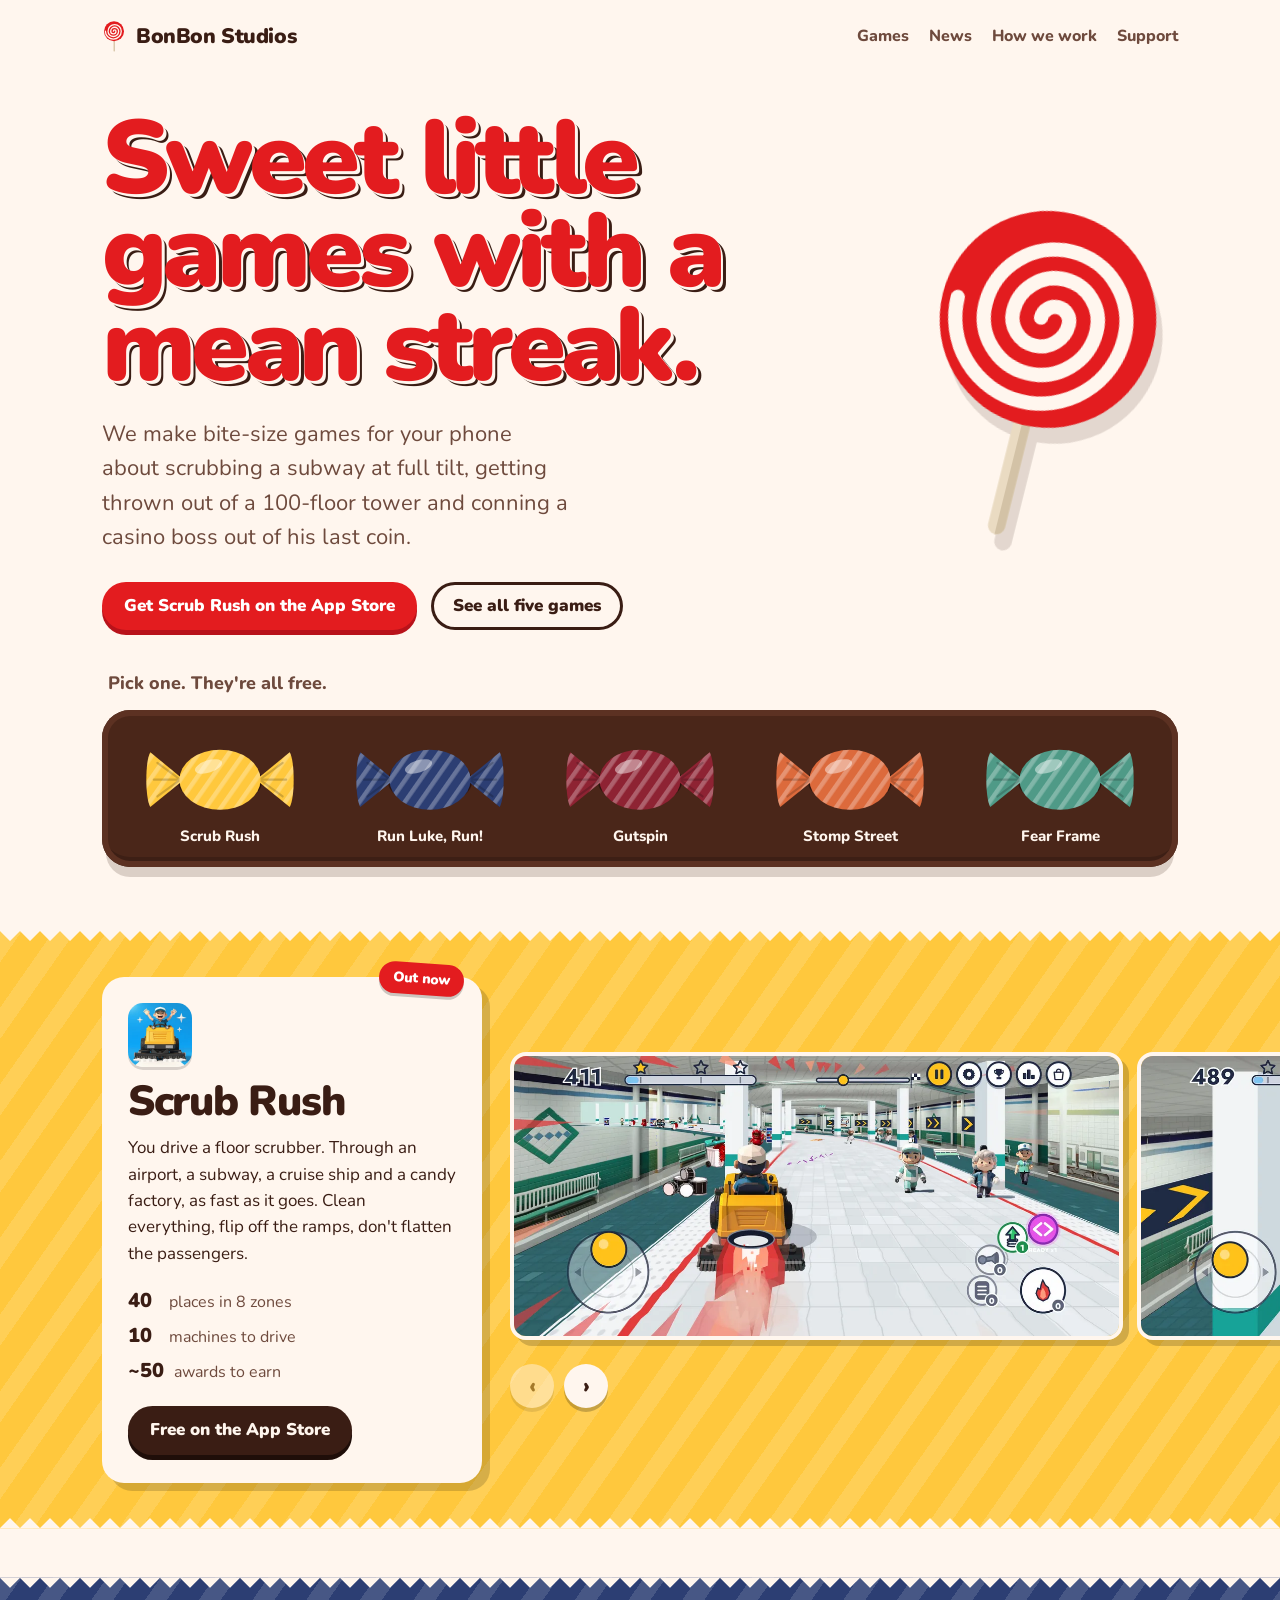
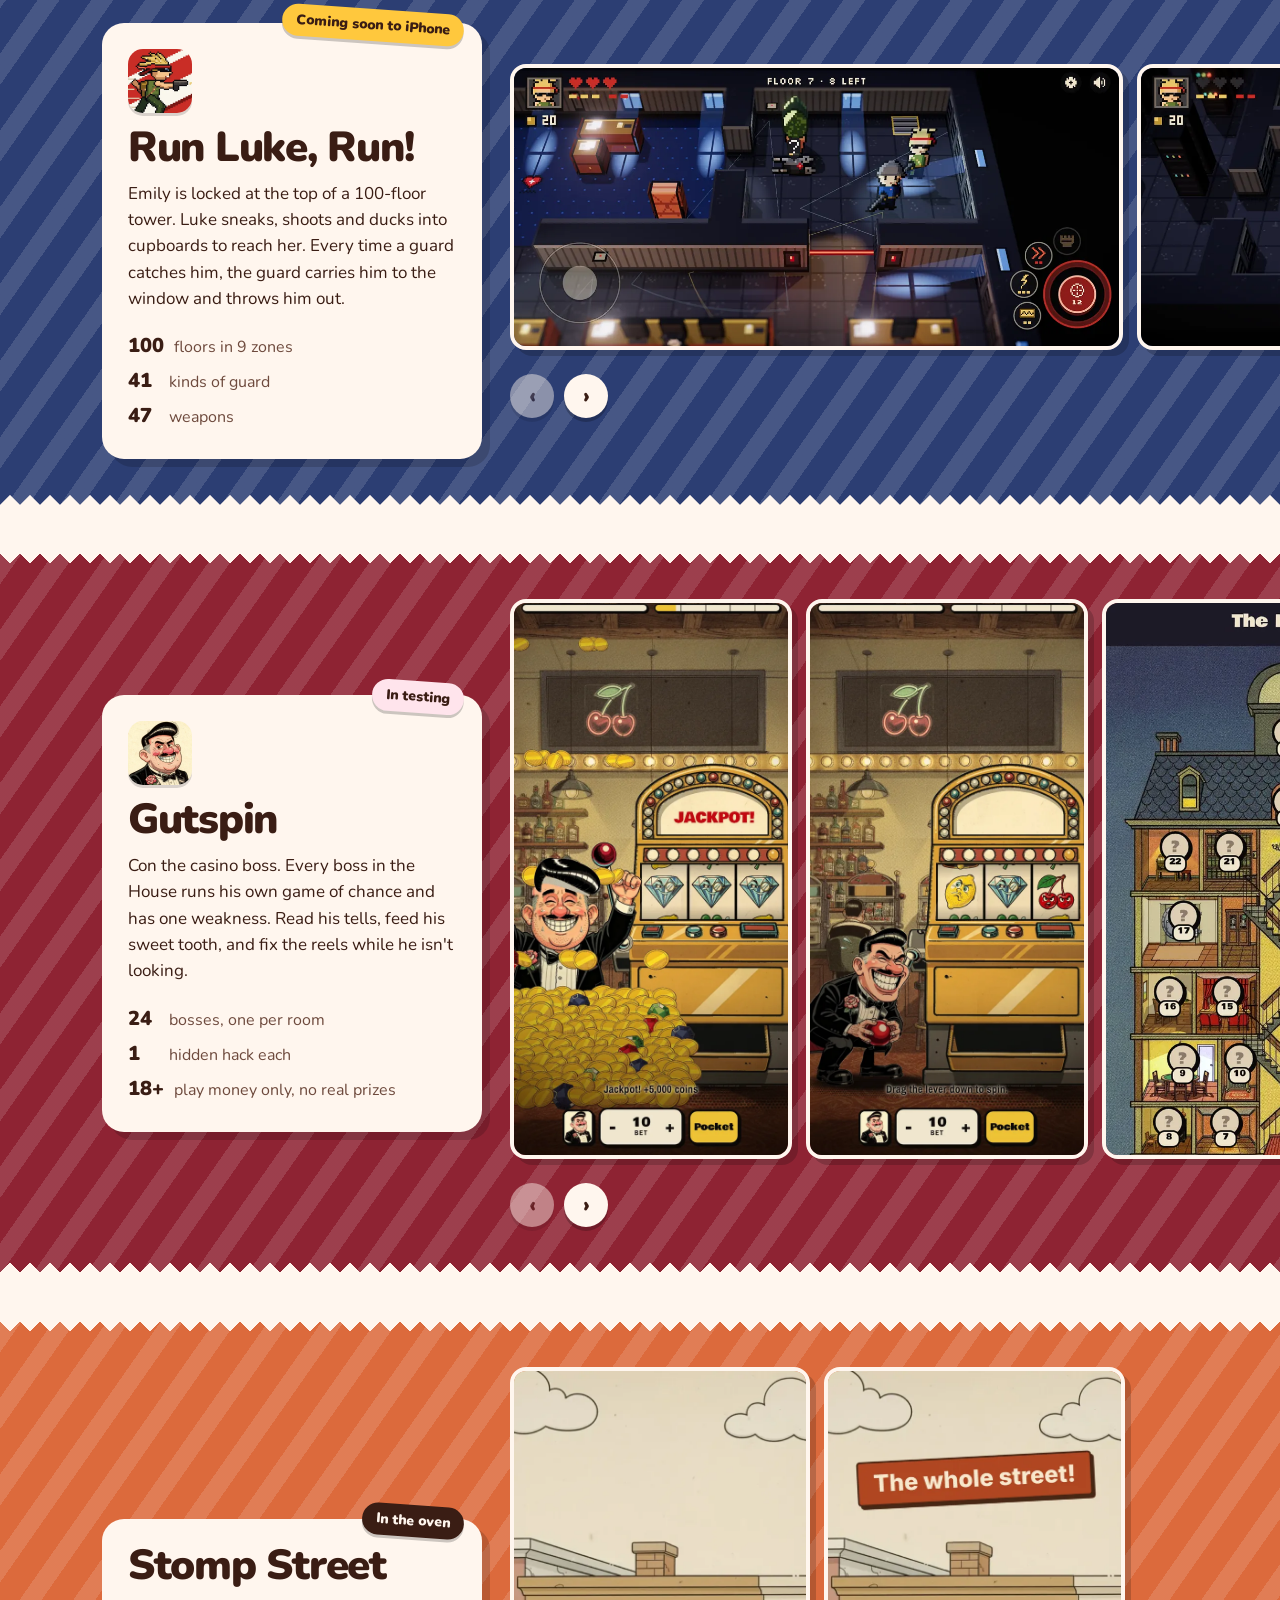
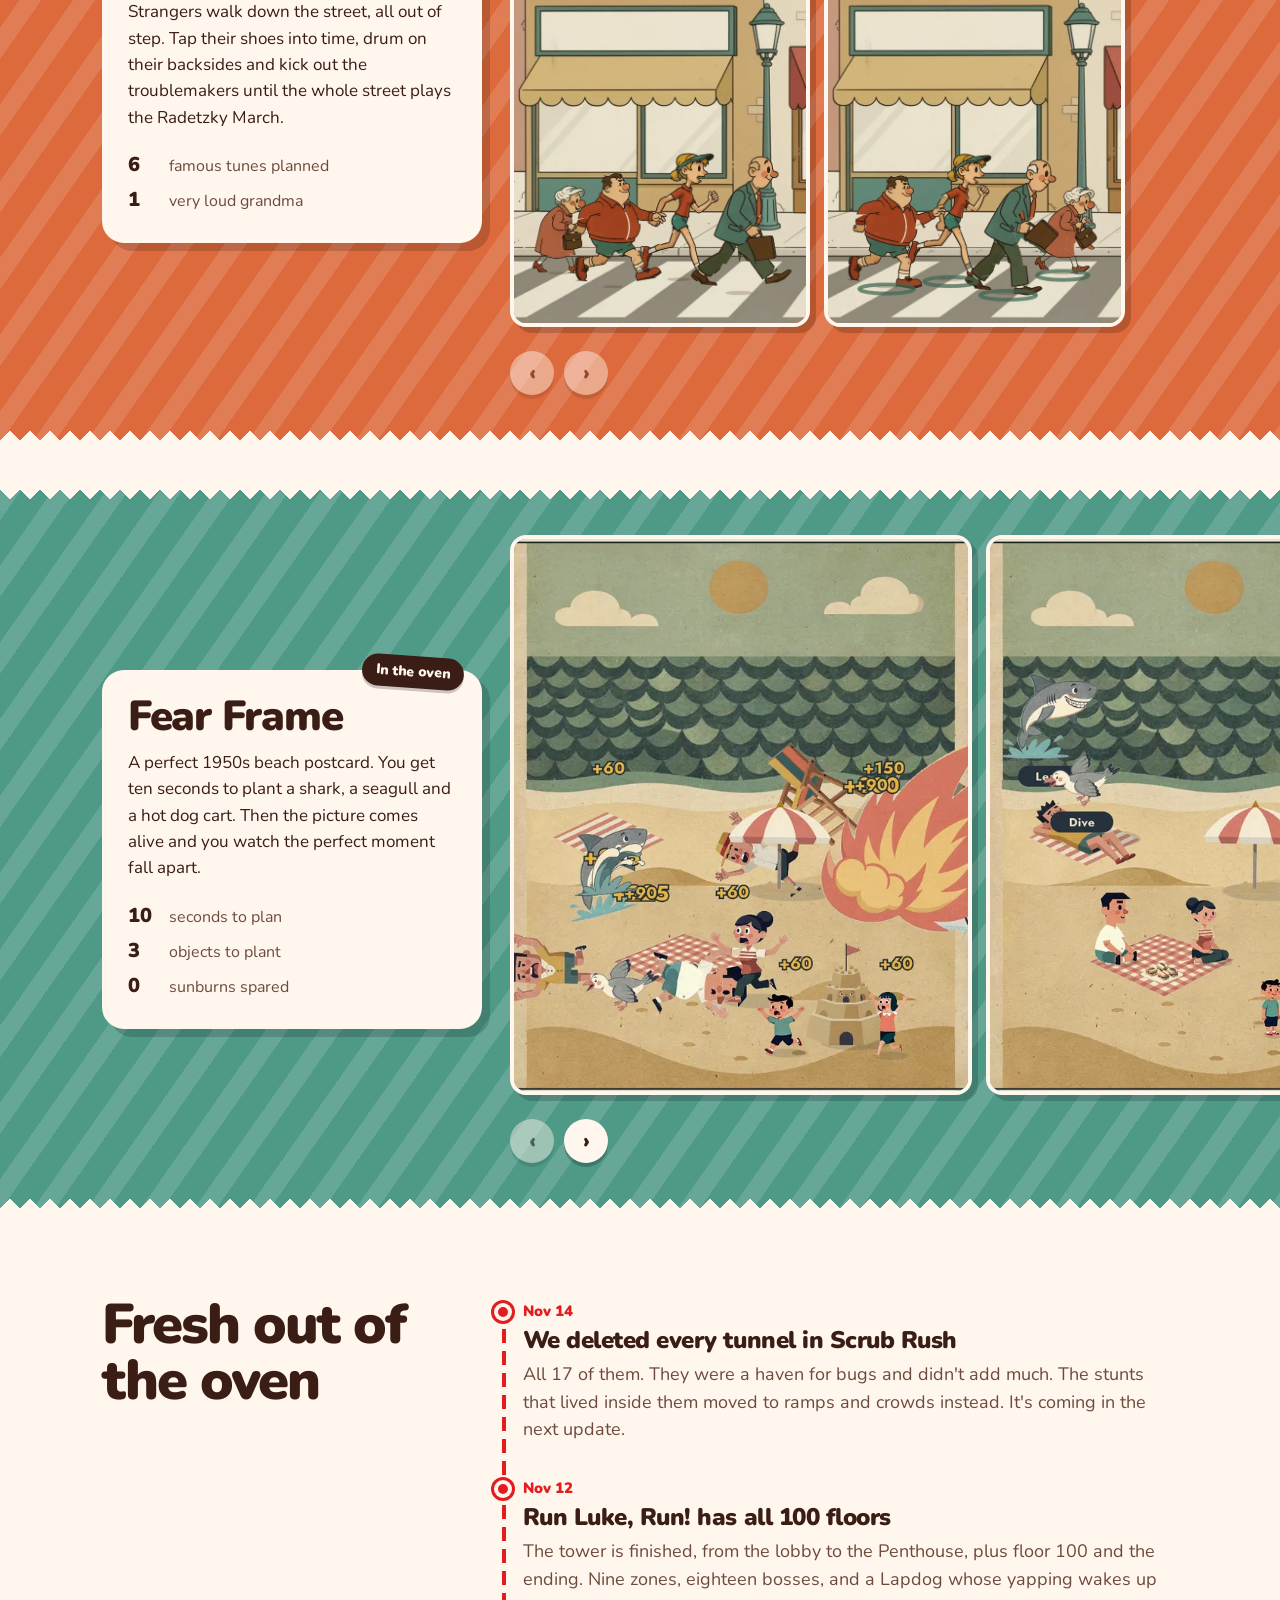
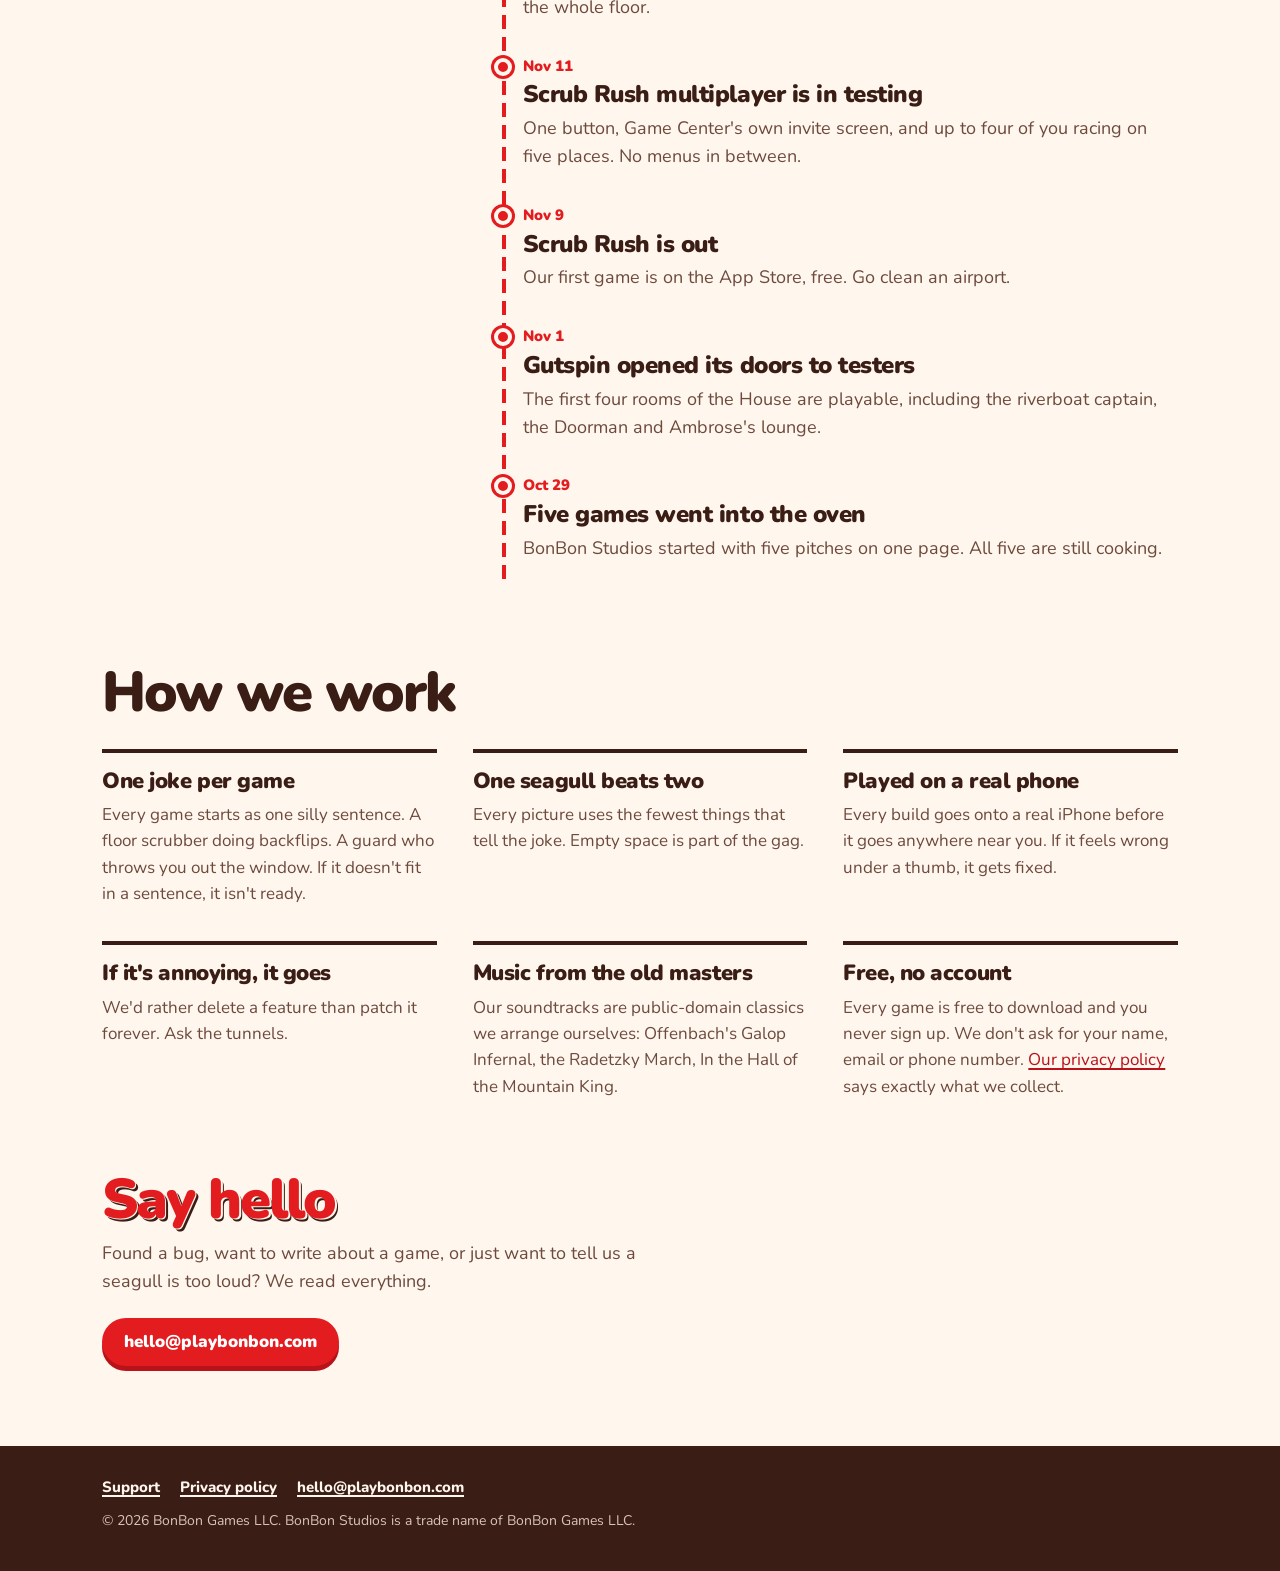
<file: index.html>
<!doctype html>
<html lang="en">
<head>
  <meta charset="utf-8">
  <meta name="viewport" content="width=device-width, initial-scale=1">
  <title>BonBon Studios · Sweet little games with a mean streak</title>
  <meta name="description" content="BonBon Studios makes bite-size mobile games: scrub a subway at full speed, climb a 100-floor tower, con a casino boss. Scrub Rush is out now on the App Store.">
  <meta name="theme-color" content="#E31C1F">
  <meta property="og:title" content="BonBon Studios">
  <meta property="og:description" content="Sweet little games with a mean streak. Scrub Rush is out now on the App Store.">
  <meta property="og:image" content="https://playbonbon.com/img/og.jpg">
  <meta property="og:url" content="https://playbonbon.com/">
  <meta name="twitter:card" content="summary_large_image">
  <link rel="icon" href="/favicon.svg" type="image/svg+xml">
  <link rel="preload" href="/fonts/nunito-latin-900-normal.woff2" as="font" type="font/woff2" crossorigin>
  <link rel="stylesheet" href="/style.css">
  <script>document.documentElement.classList.add("js")</script>
</head>
<body class="home">

<svg width="0" height="0" style="position:absolute" aria-hidden="true">
  <defs>
    <pattern id="foil" width="14" height="14" patternUnits="userSpaceOnUse" patternTransform="rotate(35)">
      <rect width="5" height="14" fill="#fff" opacity=".28"/>
    </pattern>
    <symbol id="candy" viewBox="0 0 170 90">
      <g class="ear ear-l"><path d="M44 45 6 14c-6 10-6 52 0 62Z" fill="currentColor"/><path d="M44 45 6 14c-6 10-6 52 0 62Z" fill="url(#foil)"/><path d="M40 45 14 26M40 45 10 45M40 45 14 64" stroke="#000" stroke-opacity=".18" stroke-width="2.5" fill="none" stroke-linecap="round"/></g>
      <g class="ear ear-r"><path d="M126 45l38-31c6 10 6 52 0 62Z" fill="currentColor"/><path d="M126 45l38-31c6 10 6 52 0 62Z" fill="url(#foil)"/><path d="M130 45l26-19M130 45h30M130 45l26 19" stroke="#000" stroke-opacity=".18" stroke-width="2.5" fill="none" stroke-linecap="round"/></g>
      <ellipse cx="85" cy="45" rx="46" ry="34" fill="currentColor"/>
      <ellipse cx="85" cy="45" rx="46" ry="34" fill="url(#foil)"/>
      <ellipse cx="72" cy="30" rx="16" ry="7" fill="#fff" opacity=".45" transform="rotate(-18 72 30)"/>
    </symbol>
  </defs>
</svg>

<a class="skip" href="#games">Skip to the games</a>

<header class="site wrap">
  <a class="logo" href="/"><img src="/img/lollipop.svg" alt="" width="24" height="32">BonBon Studios</a>
  <nav class="site" aria-label="Main">
    <a href="#games">Games</a>
    <a href="#news">News</a>
    <a href="#how">How we work</a>
    <a href="/support/">Support</a>
  </nav>
</header>

<main>
  <section class="hero wrap">
    <div class="hero-copy">
      <h1>Sweet little games with a mean streak.</h1>
      <p class="lede">We make bite-size games for your phone about scrubbing a subway at full tilt, getting thrown out of a 100-floor tower and conning a casino boss out of his last coin.</p>
      <div class="cta-row">
        <a class="btn btn-red" href="https://apps.apple.com/app/id6829341216">Get Scrub Rush on the App Store</a>
        <a class="btn btn-ghost" href="#games">See all five games</a>
      </div>
    </div>
    <button class="lolly" type="button" aria-label="Spin the lollipop">
      <img src="/img/lollipop.svg" alt="" width="240" height="320">
    </button>
  </section>

  <section class="box wrap" aria-label="Pick a game">
    <p class="box-hint">Pick one. They're all free.</p>
    <ul class="tray">
      <li><a class="bonbon" href="#scrub-rush" style="--c:#FFC83D" data-game="scrub-rush"><svg viewBox="0 0 170 90" aria-hidden="true"><use href="#candy"/></svg><span>Scrub Rush</span></a></li>
      <li><a class="bonbon" href="#run-luke-run" style="--c:#2C3E73" data-game="run-luke-run"><svg viewBox="0 0 170 90" aria-hidden="true"><use href="#candy"/></svg><span>Run Luke, Run!</span></a></li>
      <li><a class="bonbon" href="#gutspin" style="--c:#8E2333" data-game="gutspin"><svg viewBox="0 0 170 90" aria-hidden="true"><use href="#candy"/></svg><span>Gutspin</span></a></li>
      <li><a class="bonbon" href="#stomp-street" style="--c:#DC6A3C" data-game="stomp-street"><svg viewBox="0 0 170 90" aria-hidden="true"><use href="#candy"/></svg><span>Stomp Street</span></a></li>
      <li><a class="bonbon" href="#fear-frame" style="--c:#4F9A87" data-game="fear-frame"><svg viewBox="0 0 170 90" aria-hidden="true"><use href="#candy"/></svg><span>Fear Frame</span></a></li>
    </ul>
  </section>

  <section id="games" class="games" aria-label="Games">

    <article id="scrub-rush" class="wrapper" style="--c:#FFC83D;--on:#3A1D14">
      <div class="wrapper-in wrap">
        <div class="label">
          <img class="icon" src="/img/games/scrub-icon.webp" alt="" width="72" height="72">
          <p class="sticker sticker-live">Out now</p>
          <h2>Scrub Rush</h2>
          <p class="pitch">You drive a floor scrubber. Through an airport, a subway, a cruise ship and a candy factory, as fast as it goes. Clean everything, flip off the ramps, don't flatten the passengers.</p>
          <ul class="facts">
            <li><b>40</b> places in 8 zones</li>
            <li><b>10</b> machines to drive</li>
            <li><b>~50</b> awards to earn</li>
          </ul>
          <a class="btn btn-ink" href="https://apps.apple.com/app/id6829341216">Free on the App Store</a>
        </div>
        <div class="reel reel-wide" tabindex="0" role="group" aria-label="Scrub Rush screenshots">
          <img src="/img/games/scrub-2.webp" alt="A yellow scrubber boosting down a subway platform with red flames behind it" width="1200" height="554">
          <img src="/img/games/scrub-1.webp" alt="The scrubber weaving between passengers on a subway platform" width="1200" height="554" loading="lazy">
          <img src="/img/games/scrub-3.webp" alt="The scrubber sparking along a yellow-striped ramp" width="1200" height="554" loading="lazy">
          <img src="/img/games/scrub-4.webp" alt="The driver cheering under a checkered finish arch" width="1200" height="554" loading="lazy">
          <img src="/img/games/scrub-5.webp" alt="The shop, showing paint jobs for the scrubber" width="1200" height="554" loading="lazy">
          <img src="/img/games/scrub-6.webp" alt="The Scrub Rush title screen with a big Play button" width="1200" height="554" loading="lazy">
        </div>
      </div>
    </article>

    <article id="run-luke-run" class="wrapper" style="--c:#2C3E73;--on:#FFF6EE">
      <div class="wrapper-in wrap">
        <div class="label">
          <img class="icon" src="/img/games/luke-icon.webp" alt="" width="72" height="72" loading="lazy">
          <p class="sticker sticker-soon">Coming soon to iPhone</p>
          <h2>Run Luke, Run!</h2>
          <p class="pitch">Emily is locked at the top of a 100-floor tower. Luke sneaks, shoots and ducks into cupboards to reach her. Every time a guard catches him, the guard carries him to the window and throws him out.</p>
          <ul class="facts">
            <li><b>100</b> floors in 9 zones</li>
            <li><b>41</b> kinds of guard</li>
            <li><b>47</b> weapons</li>
          </ul>
        </div>
        <div class="reel reel-wide" tabindex="0" role="group" aria-label="Run Luke, Run! screenshots">
          <img src="/img/games/luke-1.webp" alt="Luke sneaking past a guard's flashlight on a dark office floor" width="1200" height="552" loading="lazy">
          <img src="/img/games/luke-2.webp" alt="A guard carrying a knocked-out Luke toward the window" width="1200" height="552" loading="lazy">
          <img src="/img/games/luke-3.webp" alt="Luke drifting down past the tower on a striped parachute" width="1200" height="552" loading="lazy">
          <img src="/img/games/luke-4.webp" alt="The village piazza with market stalls and bunting" width="1200" height="552" loading="lazy">
          <img src="/img/games/luke-5.webp" alt="Luke facing the Gravedigger among the headstones on floor 88" width="1200" height="552" loading="lazy">
          <img src="/img/games/luke-6.webp" alt="Emily asking Luke if he's hurt, under the tower at night" width="1200" height="552" loading="lazy">
        </div>
      </div>
    </article>

    <article id="gutspin" class="wrapper" style="--c:#8E2333;--on:#FFF6EE">
      <div class="wrapper-in wrap">
        <div class="label">
          <img class="icon" src="/img/games/gut-icon.webp" alt="" width="72" height="72" loading="lazy">
          <p class="sticker sticker-test">In testing</p>
          <h2>Gutspin</h2>
          <p class="pitch">Con the casino boss. Every boss in the House runs his own game of chance and has one weakness. Read his tells, feed his sweet tooth, and fix the reels while he isn't looking.</p>
          <ul class="facts">
            <li><b>24</b> bosses, one per room</li>
            <li><b>1</b> hidden hack each</li>
            <li><b>18+</b> play money only, no real prizes</li>
          </ul>
        </div>
        <div class="reel reel-tall" tabindex="0" role="group" aria-label="Gutspin screenshots">
          <img src="/img/games/gut-1.webp" alt="Ambrose, a grinning casino boss in a tuxedo, buried in jackpot coins" width="600" height="1208" loading="lazy">
          <img src="/img/games/gut-2.webp" alt="Ambrose crouching by the slot machine, ready to pull the lever" width="600" height="1208" loading="lazy">
          <img src="/img/games/gut-3.webp" alt="The House: a mansion cut open, with a numbered circle on every room" width="600" height="914" loading="lazy">
        </div>
      </div>
    </article>

    <article id="stomp-street" class="wrapper" style="--c:#DC6A3C;--on:#3A1D14">
      <div class="wrapper-in wrap">
        <div class="label">
          <p class="sticker sticker-oven">In the oven</p>
          <h2>Stomp Street</h2>
          <p class="pitch">Strangers walk down the street, all out of step. Tap their shoes into time, drum on their backsides and kick out the troublemakers until the whole street plays the Radetzky March.</p>
          <ul class="facts">
            <li><b>6</b> famous tunes planned</li>
            <li><b>1</b> very loud grandma</li>
          </ul>
        </div>
        <div class="reel reel-tall" tabindex="0" role="group" aria-label="Stomp Street screenshots">
          <img src="/img/games/stomp-1.webp" alt="Four walkers marching in step past a shop front, with the banner 'The whole street!'" width="600" height="1132" loading="lazy">
          <img src="/img/games/stomp-2.webp" alt="A grandma, a jogger, a big man in a red jacket and a businessman walking out of step" width="600" height="1132" loading="lazy">
        </div>
      </div>
    </article>

    <article id="fear-frame" class="wrapper" style="--c:#4F9A87;--on:#3A1D14">
      <div class="wrapper-in wrap">
        <div class="label">
          <p class="sticker sticker-oven">In the oven</p>
          <h2>Fear Frame</h2>
          <p class="pitch">A perfect 1950s beach postcard. You get ten seconds to plant a shark, a seagull and a hot dog cart. Then the picture comes alive and you watch the perfect moment fall apart.</p>
          <ul class="facts">
            <li><b>10</b> seconds to plan</li>
            <li><b>3</b> objects to plant</li>
            <li><b>0</b> sunburns spared</li>
          </ul>
        </div>
        <div class="reel reel-tall" tabindex="0" role="group" aria-label="Fear Frame screenshots">
          <img src="/img/games/fear-2.webp" alt="Chaos on the beach: a shark leaps, a hot dog cart explodes, a family runs" width="600" height="773" loading="lazy">
          <img src="/img/games/fear-1.webp" alt="The calm beach postcard before anything happens" width="600" height="773" loading="lazy">
          <img src="/img/games/fear-3.webp" alt="The score card: 98% devastation, three stars" width="600" height="1194" loading="lazy">
        </div>
      </div>
    </article>
  </section>

  <section id="news" class="news wrap" aria-labelledby="news-h">
    <h2 id="news-h" class="sec">Fresh out of the oven</h2>
    <div class="news-body">
    <ol class="timeline">
      <li>
        <time datetime="2026-11-14">Nov 14</time>
        <h3>We deleted every tunnel in Scrub Rush</h3>
        <p>All 17 of them. They were a haven for bugs and didn't add much. The stunts that lived inside them moved to ramps and crowds instead. It's coming in the next update.</p>
      </li>
      <li>
        <time datetime="2026-11-12">Nov 12</time>
        <h3>Run Luke, Run! has all 100 floors</h3>
        <p>The tower is finished, from the lobby to the Penthouse, plus floor 100 and the ending. Nine zones, eighteen bosses, and a Lapdog whose yapping wakes up the whole floor.</p>
      </li>
      <li>
        <time datetime="2026-11-11">Nov 11</time>
        <h3>Scrub Rush multiplayer is in testing</h3>
        <p>One button, Game Center's own invite screen, and up to four of you racing on five places. No menus in between.</p>
      </li>
      <li>
        <time datetime="2026-11-09">Nov 9</time>
        <h3>Scrub Rush is out</h3>
        <p>Our first game is on the App Store, free. Go clean an airport.</p>
      </li>
      <li>
        <time datetime="2026-11-01">Nov 1</time>
        <h3>Gutspin opened its doors to testers</h3>
        <p>The first four rooms of the House are playable, including the riverboat captain, the Doorman and Ambrose's lounge.</p>
      </li>
      <li>
        <time datetime="2026-10-29">Oct 29</time>
        <h3>Five games went into the oven</h3>
        <p>BonBon Studios started with five pitches on one page. All five are still cooking.</p>
      </li>
    </ol>
    </div>
  </section>

  <section id="how" class="how wrap" aria-labelledby="how-h">
    <h2 id="how-h" class="sec">How we work</h2>
    <div class="rules">
      <div class="rule">
        <h3>One joke per game</h3>
        <p>Every game starts as one silly sentence. A floor scrubber doing backflips. A guard who throws you out the window. If it doesn't fit in a sentence, it isn't ready.</p>
      </div>
      <div class="rule">
        <h3>One seagull beats two</h3>
        <p>Every picture uses the fewest things that tell the joke. Empty space is part of the gag.</p>
      </div>
      <div class="rule">
        <h3>Played on a real phone</h3>
        <p>Every build goes onto a real iPhone before it goes anywhere near you. If it feels wrong under a thumb, it gets fixed.</p>
      </div>
      <div class="rule">
        <h3>If it's annoying, it goes</h3>
        <p>We'd rather delete a feature than patch it forever. Ask the tunnels.</p>
      </div>
      <div class="rule">
        <h3>Music from the old masters</h3>
        <p>Our soundtracks are public-domain classics we arrange ourselves: Offenbach's Galop Infernal, the Radetzky March, In the Hall of the Mountain King.</p>
      </div>
      <div class="rule">
        <h3>Free, no account</h3>
        <p>Every game is free to download and you never sign up. We don't ask for your name, email or phone number. <a href="/privacy/">Our privacy policy</a> says exactly what we collect.</p>
      </div>
    </div>
  </section>

  <section class="hello wrap" aria-labelledby="hello-h">
    <h2 id="hello-h">Say hello</h2>
    <p>Found a bug, want to write about a game, or just want to tell us a seagull is too loud? We read everything.</p>
    <a class="btn btn-red" href="mailto:hello@playbonbon.com">hello@playbonbon.com</a>
  </section>
</main>

<footer class="site">
  <div class="wrap">
    <div class="links"><a href="/support/">Support</a><a href="/privacy/">Privacy policy</a><a href="mailto:hello@playbonbon.com">hello@playbonbon.com</a></div>
    <div>© 2026 BonBon Games LLC. BonBon Studios is a trade name of BonBon Games LLC.</div>
  </div>
</footer>

<script src="/site.js" defer></script>
</body>
</html>
</file>
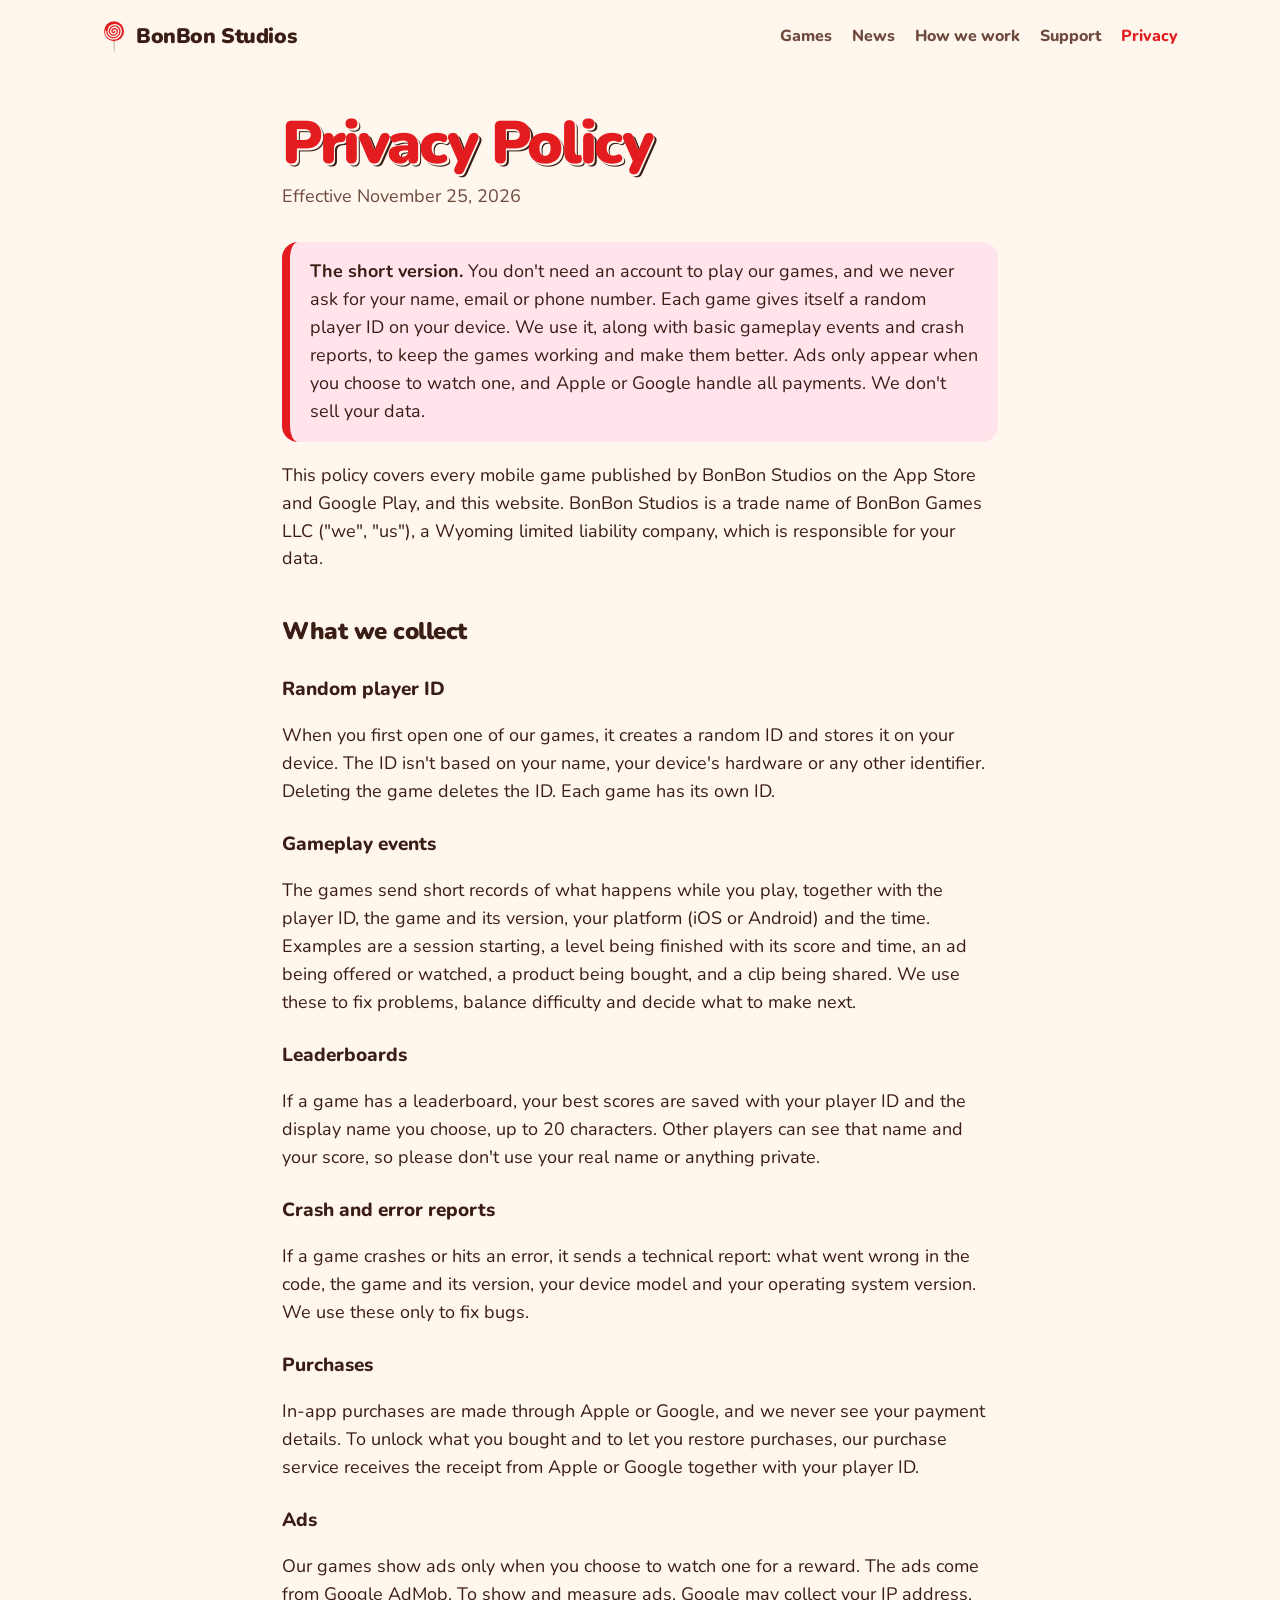
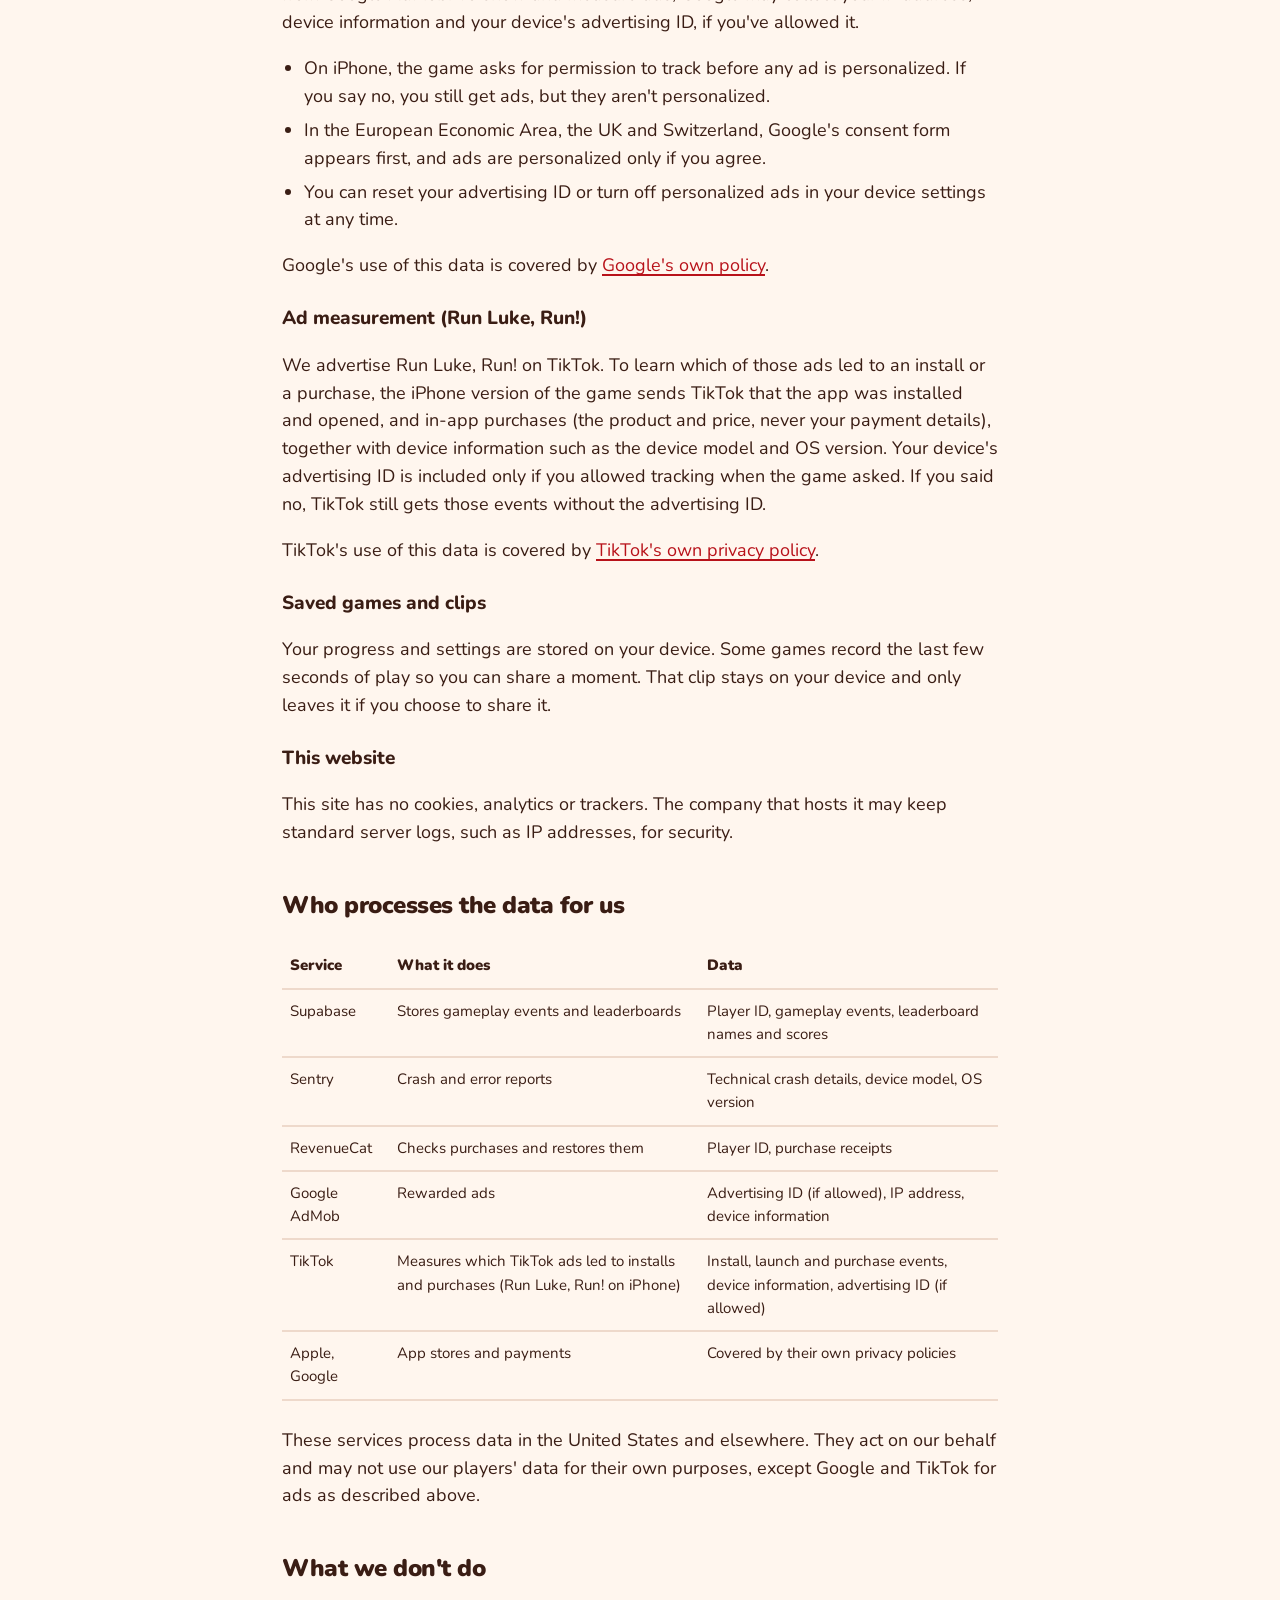
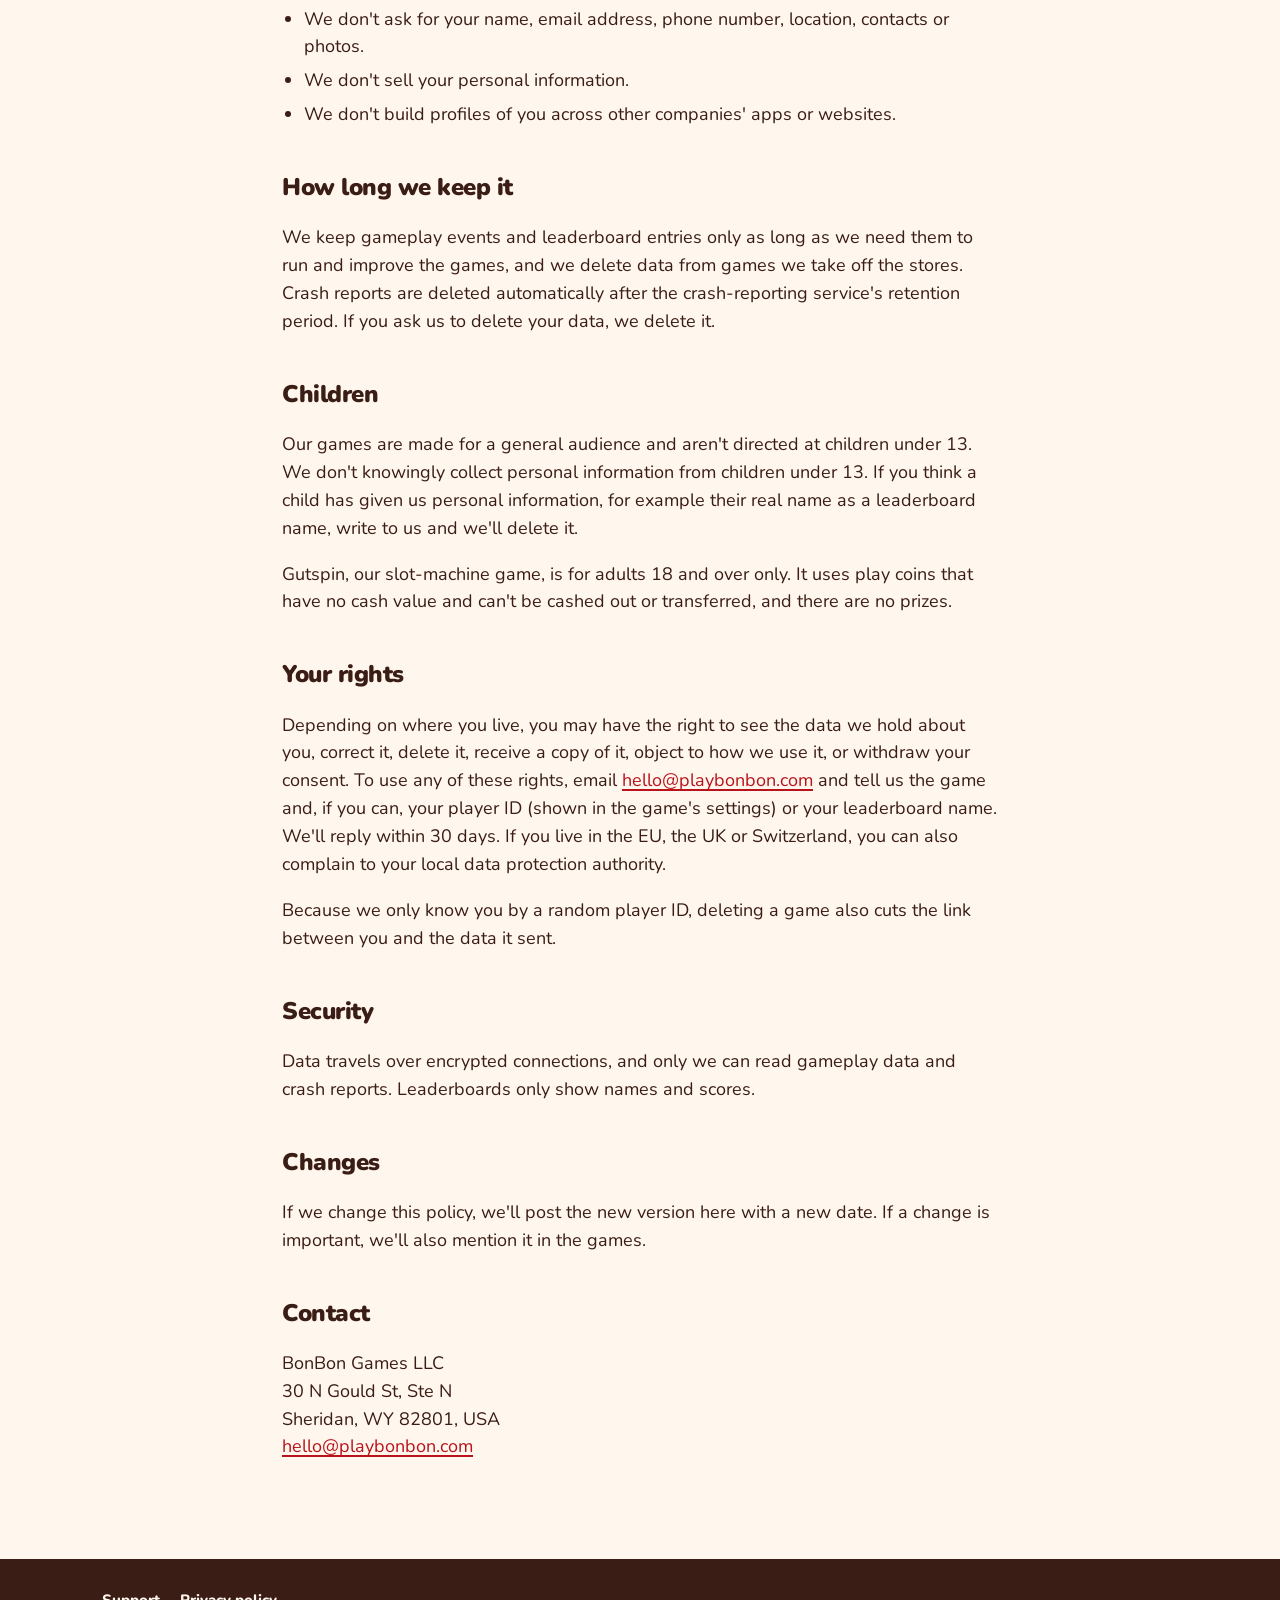
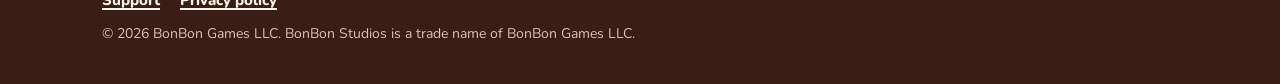
<file: privacy/index.html>
<!doctype html>
<html lang="en">
<head>
  <meta charset="utf-8">
  <meta name="viewport" content="width=device-width, initial-scale=1">
  <title>Privacy Policy · BonBon Studios</title>
  <meta name="description" content="How BonBon Studios games handle your data.">
  <link rel="icon" href="/favicon.svg" type="image/svg+xml">
  <link rel="stylesheet" href="/style.css">
</head>
<body>
  <header class="site wrap">
      <a class="logo" href="/"><img src="/img/lollipop.svg" alt="" width="24" height="32">BonBon Studios</a>
      <nav class="site" aria-label="Main">
        <a href="/#games">Games</a>
        <a href="/#news">News</a>
        <a href="/#how">How we work</a>
        <a href="/support/">Support</a>
        <a href="/privacy/" aria-current="page">Privacy</a>
      </nav>
    </header>

    <main class="doc">
      <h1>Privacy Policy</h1>
      <p class="meta">Effective November 25, 2026</p>

      <div class="callout">
        <strong>The short version.</strong> You don't need an account to play our games, and we never ask for your name, email or phone number. Each game gives itself a random player ID on your device. We use it, along with basic gameplay events and crash reports, to keep the games working and make them better. Ads only appear when you choose to watch one, and Apple or Google handle all payments. We don't sell your data.
      </div>

      <p>This policy covers every mobile game published by BonBon Studios on the App Store and Google Play, and this website. BonBon Studios is a trade name of BonBon Games LLC ("we", "us"), a Wyoming limited liability company, which is responsible for your data.</p>

      <h2>What we collect</h2>

      <h3>Random player ID</h3>
      <p>When you first open one of our games, it creates a random ID and stores it on your device. The ID isn't based on your name, your device's hardware or any other identifier. Deleting the game deletes the ID. Each game has its own ID.</p>

      <h3>Gameplay events</h3>
      <p>The games send short records of what happens while you play, together with the player ID, the game and its version, your platform (iOS or Android) and the time. Examples are a session starting, a level being finished with its score and time, an ad being offered or watched, a product being bought, and a clip being shared. We use these to fix problems, balance difficulty and decide what to make next.</p>

      <h3>Leaderboards</h3>
      <p>If a game has a leaderboard, your best scores are saved with your player ID and the display name you choose, up to 20 characters. Other players can see that name and your score, so please don't use your real name or anything private.</p>

      <h3>Crash and error reports</h3>
      <p>If a game crashes or hits an error, it sends a technical report: what went wrong in the code, the game and its version, your device model and your operating system version. We use these only to fix bugs.</p>

      <h3>Purchases</h3>
      <p>In-app purchases are made through Apple or Google, and we never see your payment details. To unlock what you bought and to let you restore purchases, our purchase service receives the receipt from Apple or Google together with your player ID.</p>

      <h3>Ads</h3>
      <p>Our games show ads only when you choose to watch one for a reward. The ads come from Google AdMob. To show and measure ads, Google may collect your IP address, device information and your device's advertising ID, if you've allowed it.</p>
      <ul>
        <li>On iPhone, the game asks for permission to track before any ad is personalized. If you say no, you still get ads, but they aren't personalized.</li>
        <li>In the European Economic Area, the UK and Switzerland, Google's consent form appears first, and ads are personalized only if you agree.</li>
        <li>You can reset your advertising ID or turn off personalized ads in your device settings at any time.</li>
      </ul>
      <p>Google's use of this data is covered by <a href="https://policies.google.com/technologies/partner-sites">Google's own policy</a>.</p>

      <h3>Ad measurement (Run Luke, Run!)</h3>
      <p>We advertise Run Luke, Run! on TikTok. To learn which of those ads led to an install or a purchase, the iPhone version of the game sends TikTok that the app was installed and opened, and in-app purchases (the product and price, never your payment details), together with device information such as the device model and OS version. Your device's advertising ID is included only if you allowed tracking when the game asked. If you said no, TikTok still gets those events without the advertising ID.</p>
      <p>TikTok's use of this data is covered by <a href="https://www.tiktok.com/legal/page/global/privacy-policy/en">TikTok's own privacy policy</a>.</p>

      <h3>Saved games and clips</h3>
      <p>Your progress and settings are stored on your device. Some games record the last few seconds of play so you can share a moment. That clip stays on your device and only leaves it if you choose to share it.</p>

      <h3>This website</h3>
      <p>This site has no cookies, analytics or trackers. The company that hosts it may keep standard server logs, such as IP addresses, for security.</p>

      <h2>Who processes the data for us</h2>
      <div class="table-scroll">
        <table>
          <thead><tr><th>Service</th><th>What it does</th><th>Data</th></tr></thead>
          <tbody>
            <tr><td>Supabase</td><td>Stores gameplay events and leaderboards</td><td>Player ID, gameplay events, leaderboard names and scores</td></tr>
            <tr><td>Sentry</td><td>Crash and error reports</td><td>Technical crash details, device model, OS version</td></tr>
            <tr><td>RevenueCat</td><td>Checks purchases and restores them</td><td>Player ID, purchase receipts</td></tr>
            <tr><td>Google AdMob</td><td>Rewarded ads</td><td>Advertising ID (if allowed), IP address, device information</td></tr>
            <tr><td>TikTok</td><td>Measures which TikTok ads led to installs and purchases (Run Luke, Run! on iPhone)</td><td>Install, launch and purchase events, device information, advertising ID (if allowed)</td></tr>
            <tr><td>Apple, Google</td><td>App stores and payments</td><td>Covered by their own privacy policies</td></tr>
          </tbody>
        </table>
      </div>
      <p>These services process data in the United States and elsewhere. They act on our behalf and may not use our players' data for their own purposes, except Google and TikTok for ads as described above.</p>

      <h2>What we don't do</h2>
      <ul>
        <li>We don't ask for your name, email address, phone number, location, contacts or photos.</li>
        <li>We don't sell your personal information.</li>
        <li>We don't build profiles of you across other companies' apps or websites.</li>
      </ul>

      <h2>How long we keep it</h2>
      <p>We keep gameplay events and leaderboard entries only as long as we need them to run and improve the games, and we delete data from games we take off the stores. Crash reports are deleted automatically after the crash-reporting service's retention period. If you ask us to delete your data, we delete it.</p>

      <h2>Children</h2>
      <p>Our games are made for a general audience and aren't directed at children under 13. We don't knowingly collect personal information from children under 13. If you think a child has given us personal information, for example their real name as a leaderboard name, write to us and we'll delete it.</p>
      <p>Gutspin, our slot-machine game, is for adults 18 and over only. It uses play coins that have no cash value and can't be cashed out or transferred, and there are no prizes.</p>

      <h2>Your rights</h2>
      <p>Depending on where you live, you may have the right to see the data we hold about you, correct it, delete it, receive a copy of it, object to how we use it, or withdraw your consent. To use any of these rights, email <a href="mailto:hello@playbonbon.com">hello@playbonbon.com</a> and tell us the game and, if you can, your player ID (shown in the game's settings) or your leaderboard name. We'll reply within 30 days. If you live in the EU, the UK or Switzerland, you can also complain to your local data protection authority.</p>
      <p>Because we only know you by a random player ID, deleting a game also cuts the link between you and the data it sent.</p>

      <h2>Security</h2>
      <p>Data travels over encrypted connections, and only we can read gameplay data and crash reports. Leaderboards only show names and scores.</p>

      <h2>Changes</h2>
      <p>If we change this policy, we'll post the new version here with a new date. If a change is important, we'll also mention it in the games.</p>

      <h2>Contact</h2>
      <p>BonBon Games LLC<br>30 N Gould St, Ste N<br>Sheridan, WY 82801, USA<br><a href="mailto:hello@playbonbon.com">hello@playbonbon.com</a></p>
    </main>

  <footer class="site">
    <div class="wrap">
      <div class="links"><a href="/support/">Support</a><a href="/privacy/">Privacy policy</a></div>
      <div>© 2026 BonBon Games LLC. BonBon Studios is a trade name of BonBon Games LLC.</div>
    </div>
  </footer>
</body>
</html>
</file>
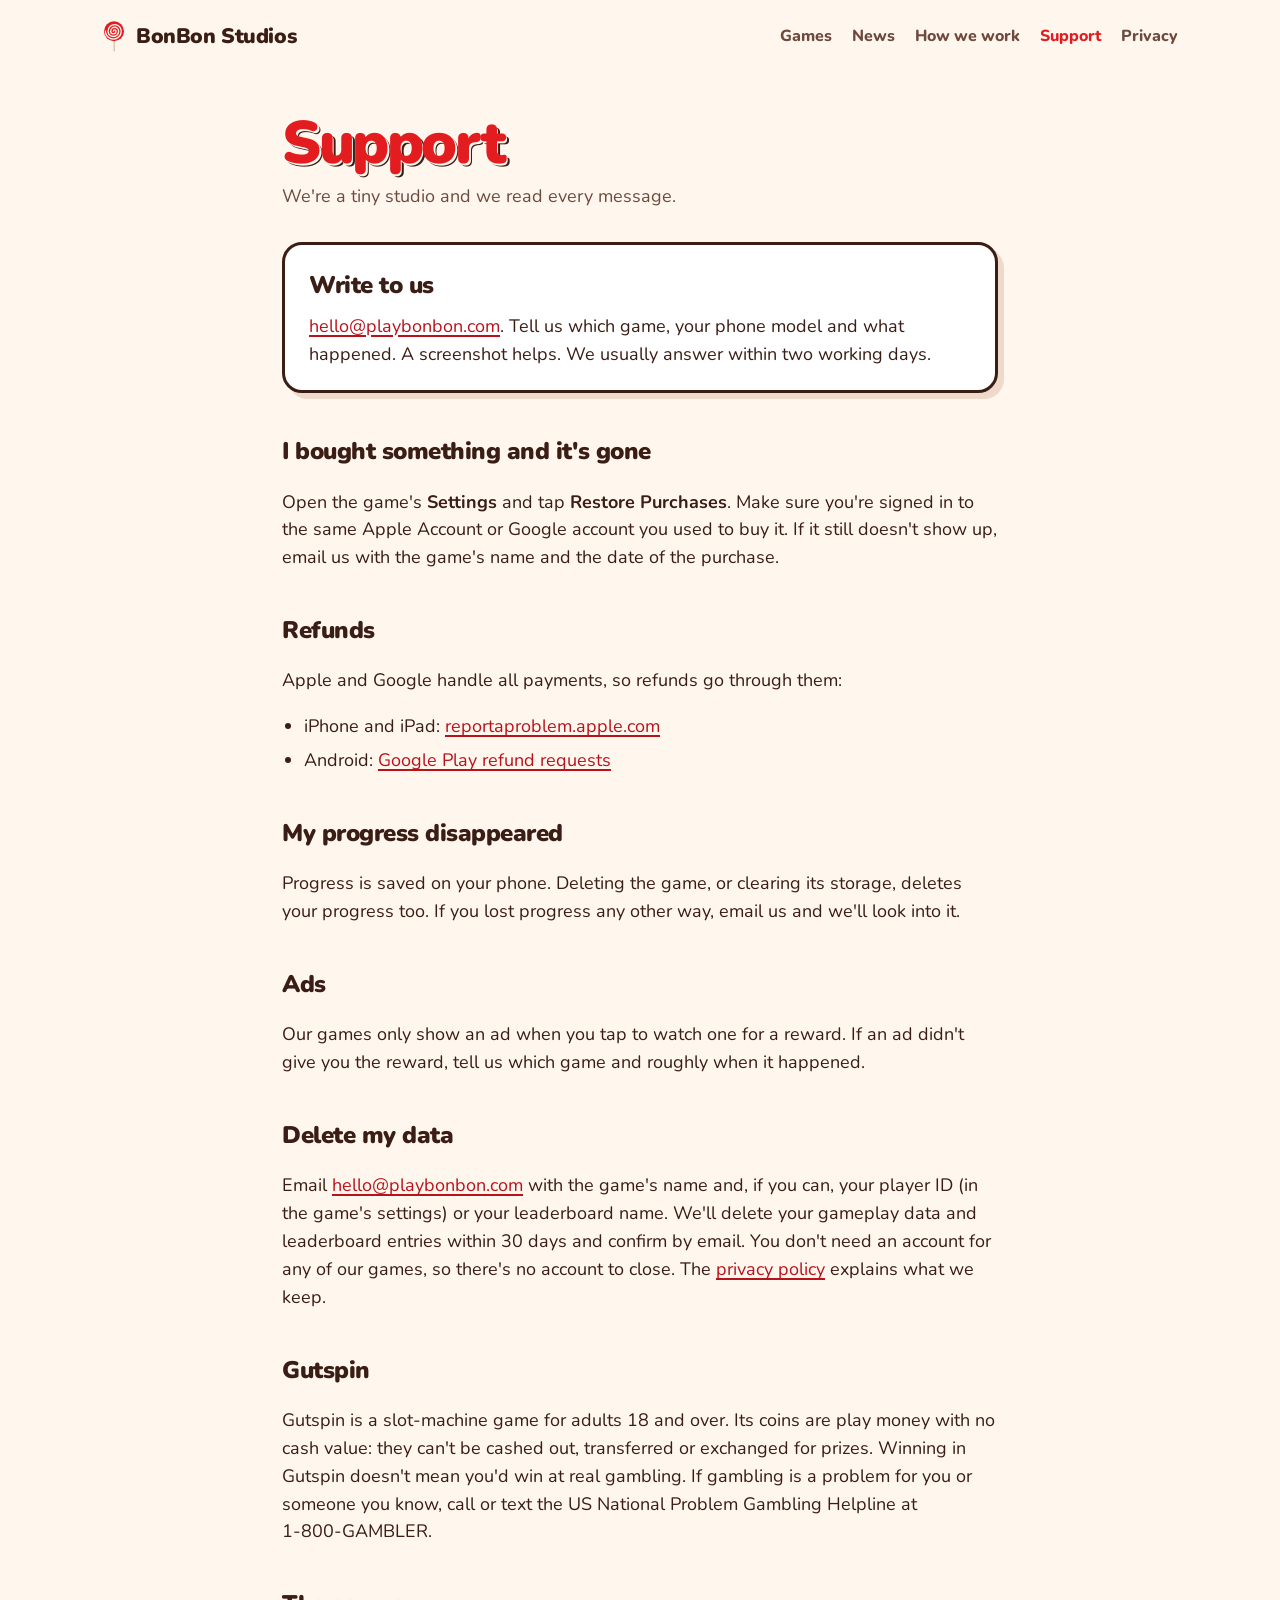
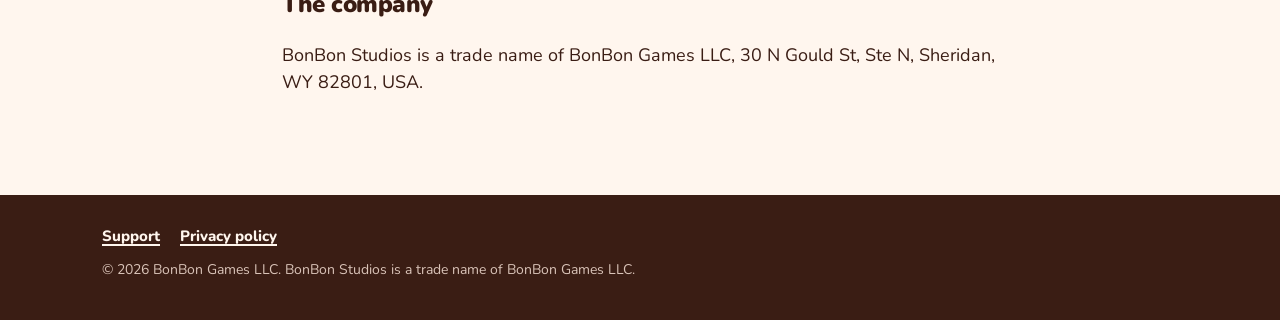
<file: support/index.html>
<!doctype html>
<html lang="en">
<head>
  <meta charset="utf-8">
  <meta name="viewport" content="width=device-width, initial-scale=1">
  <title>Support · BonBon Studios</title>
  <meta name="description" content="Help with BonBon Studios games: contact, restoring purchases, refunds and data requests.">
  <link rel="icon" href="/favicon.svg" type="image/svg+xml">
  <link rel="stylesheet" href="/style.css">
</head>
<body>
  <header class="site wrap">
      <a class="logo" href="/"><img src="/img/lollipop.svg" alt="" width="24" height="32">BonBon Studios</a>
      <nav class="site" aria-label="Main">
        <a href="/#games">Games</a>
        <a href="/#news">News</a>
        <a href="/#how">How we work</a>
        <a href="/support/" aria-current="page">Support</a>
        <a href="/privacy/">Privacy</a>
      </nav>
    </header>

    <main class="doc">
      <h1>Support</h1>
      <p class="meta">We're a tiny studio and we read every message.</p>

      <div class="card">
        <h2>Write to us</h2>
        <p><a href="mailto:hello@playbonbon.com">hello@playbonbon.com</a>. Tell us which game, your phone model and what happened. A screenshot helps. We usually answer within two working days.</p>
      </div>

      <h2>I bought something and it's gone</h2>
      <p>Open the game's <strong>Settings</strong> and tap <strong>Restore Purchases</strong>. Make sure you're signed in to the same Apple Account or Google account you used to buy it. If it still doesn't show up, email us with the game's name and the date of the purchase.</p>

      <h2>Refunds</h2>
      <p>Apple and Google handle all payments, so refunds go through them:</p>
      <ul>
        <li>iPhone and iPad: <a href="https://reportaproblem.apple.com">reportaproblem.apple.com</a></li>
        <li>Android: <a href="https://support.google.com/googleplay/answer/2479637">Google Play refund requests</a></li>
      </ul>

      <h2>My progress disappeared</h2>
      <p>Progress is saved on your phone. Deleting the game, or clearing its storage, deletes your progress too. If you lost progress any other way, email us and we'll look into it.</p>

      <h2>Ads</h2>
      <p>Our games only show an ad when you tap to watch one for a reward. If an ad didn't give you the reward, tell us which game and roughly when it happened.</p>

      <h2>Delete my data</h2>
      <p>Email <a href="mailto:hello@playbonbon.com">hello@playbonbon.com</a> with the game's name and, if you can, your player ID (in the game's settings) or your leaderboard name. We'll delete your gameplay data and leaderboard entries within 30 days and confirm by email. You don't need an account for any of our games, so there's no account to close. The <a href="/privacy/">privacy policy</a> explains what we keep.</p>

      <h2>Gutspin</h2>
      <p>Gutspin is a slot-machine game for adults 18 and over. Its coins are play money with no cash value: they can't be cashed out, transferred or exchanged for prizes. Winning in Gutspin doesn't mean you'd win at real gambling. If gambling is a problem for you or someone you know, call or text the US National Problem Gambling Helpline at <span class="nowrap">1-800-GAMBLER</span>.</p>

      <h2>The company</h2>
      <p>BonBon Studios is a trade name of BonBon Games LLC, 30 N Gould St, Ste N, Sheridan, WY 82801, USA.</p>
    </main>

  <footer class="site">
    <div class="wrap">
      <div class="links"><a href="/support/">Support</a><a href="/privacy/">Privacy policy</a></div>
      <div>© 2026 BonBon Games LLC. BonBon Studios is a trade name of BonBon Games LLC.</div>
    </div>
  </footer>
</body>
</html>
</file>
<file: style.css>
/* BonBon Studios. A box of bonbons: studio red, studio paper, chocolate ink. Nunito only (self-hosted, no trackers). */

@font-face { font-family: "Nunito"; font-weight: 400; font-style: normal; font-display: swap; src: url("/fonts/nunito-latin-400-normal.woff2") format("woff2"); }
@font-face { font-family: "Nunito"; font-weight: 700; font-style: normal; font-display: swap; src: url("/fonts/nunito-latin-700-normal.woff2") format("woff2"); }
@font-face { font-family: "Nunito"; font-weight: 800; font-style: normal; font-display: swap; src: url("/fonts/nunito-latin-800-normal.woff2") format("woff2"); }
@font-face { font-family: "Nunito"; font-weight: 900; font-style: normal; font-display: swap; src: url("/fonts/nunito-latin-900-normal.woff2") format("woff2"); }

:root {
  --red: #E31C1F;
  --red-deep: #B8121A;
  --paper: #FFF6EE;
  --sugar: #FFE4EC;
  --choc: #3A1D14;
  --choc-soft: #6E4A3D;
  --cocoa: #4A2619;
  --line: #EED9CB;
  --font: "Nunito", ui-rounded, "SF Pro Rounded", system-ui, -apple-system, "Segoe UI", sans-serif;
  color-scheme: light;
}

* { box-sizing: border-box; }
html { -webkit-text-size-adjust: 100%; scroll-behavior: smooth; }
@media (prefers-reduced-motion: reduce) { html { scroll-behavior: auto; } }

body {
  margin: 0;
  background: var(--paper);
  color: var(--choc);
  font-family: var(--font);
  font-size: 18px;
  line-height: 1.55;
}

a { color: var(--red-deep); text-underline-offset: 3px; text-decoration-thickness: 2px; }
a:hover { color: var(--red); }
:focus-visible { outline: 3px solid var(--red); outline-offset: 3px; border-radius: 6px; }
img { max-width: 100%; height: auto; }

.wrap { width: 100%; max-width: 1120px; margin: 0 auto; padding: 0 22px; }

.skip { position: absolute; left: -999px; top: 8px; background: var(--choc); color: var(--paper); padding: 8px 14px; border-radius: 10px; z-index: 10; }
.skip:focus { left: 12px; }

/* ---------- header ---------- */
header.site { display: flex; align-items: center; justify-content: space-between; gap: 16px; padding-top: 20px; padding-bottom: 20px; flex-wrap: wrap; }
.logo { display: inline-flex; align-items: center; gap: 10px; font-weight: 900; font-size: 21px; letter-spacing: -0.02em; color: var(--choc); text-decoration: none; }
.logo img { width: 24px; height: 32px; transition: transform .5s cubic-bezier(.3, 1.6, .5, 1); }
.logo:hover { color: var(--choc); }
.logo:hover img { transform: rotate(-20deg); }
nav.site { display: flex; gap: 6px 20px; flex-wrap: wrap; font-weight: 800; font-size: 16px; }
nav.site a { color: var(--choc-soft); text-decoration: none; }
nav.site a:hover, nav.site a[aria-current="page"] { color: var(--red); }

/* ---------- buttons ---------- */
.btn { display: inline-block; font-weight: 900; font-size: 17px; text-decoration: none; padding: 14px 22px; border-radius: 999px; line-height: 1.2; transition: transform .15s ease, box-shadow .15s ease; }
.btn:active { transform: translateY(2px); }
.btn-red { background: var(--red); color: #fff; box-shadow: 0 5px 0 var(--red-deep); }
.btn-red:hover { color: #fff; transform: translateY(-2px); box-shadow: 0 7px 0 var(--red-deep); }
.btn-ghost { color: var(--choc); box-shadow: inset 0 0 0 3px var(--choc); }
.btn-ghost:hover { color: var(--choc); background: var(--sugar); }
.btn-ink { background: var(--choc); color: var(--paper); box-shadow: 0 5px 0 #1f0e09; }
.btn-ink:hover { color: var(--paper); transform: translateY(-2px); box-shadow: 0 7px 0 #1f0e09; }

/* ---------- hero ---------- */
.hero { display: grid; grid-template-columns: 1fr auto; align-items: center; gap: 24px 40px; padding-top: 40px; padding-bottom: 28px; }
.hero h1 {
  font-size: clamp(46px, 8.6vw, 104px);
  line-height: .9;
  letter-spacing: -0.045em;
  font-weight: 900;
  margin: 0 0 24px;
  color: var(--red);
  text-wrap: balance;
  /* a hard candy shell: a cream inner rim and a chocolate base */
  text-shadow: 0.025em 0.025em 0 var(--paper), 0.05em 0.05em 0 var(--choc);
}
.lede { font-size: clamp(19px, 2.1vw, 22px); color: var(--choc-soft); max-width: 36ch; margin: 0 0 28px; }
.cta-row { display: flex; flex-wrap: wrap; gap: 14px; }

.lolly { background: none; border: 0; padding: 0; cursor: pointer; width: clamp(150px, 22vw, 260px); transform: rotate(14deg); transform-origin: 50% 35%; }
.lolly img { width: 100%; display: block; filter: drop-shadow(10px 14px 0 rgba(58, 29, 20, .14)); }
.lolly.spin { animation: spin 0.9s cubic-bezier(.3, 1.3, .5, 1); }
@keyframes spin { from { transform: rotate(14deg); } to { transform: rotate(374deg); } }

/* ---------- the box ---------- */
.box { padding-top: 12px; padding-bottom: 64px; }
.box-hint { font-weight: 800; color: var(--choc-soft); margin: 0 0 12px 6px; }
.tray {
  list-style: none; margin: 0; padding: 22px 18px 16px;
  display: grid; grid-template-columns: repeat(5, 1fr); gap: 10px;
  background: var(--cocoa);
  border-radius: 28px;
  box-shadow: inset 0 0 0 6px #5c3122, inset 0 -10px 0 rgba(0, 0, 0, .18), 0 14px 0 -4px rgba(58, 29, 20, .18);
}
.bonbon { display: grid; justify-items: center; gap: 8px; text-decoration: none; color: var(--paper); font-weight: 800; font-size: 15px; text-align: center; line-height: 1.2; padding: 8px 4px 6px; border-radius: 18px; }
.bonbon:hover { color: #fff; }
.bonbon svg {
  width: 100%; max-width: 150px; aspect-ratio: 170 / 90; color: var(--c); overflow: visible;
  /* the fluted paper cup */
  background: radial-gradient(ellipse 46% 50% at 50% 52%, #2b130c 60%, transparent 62%);
  transition: transform .25s cubic-bezier(.3, 1.6, .5, 1);
}
.bonbon:hover svg, .bonbon:focus-visible svg { transform: translateY(-6px) rotate(-6deg); }
.bonbon .ear { transform-box: fill-box; transition: transform .35s cubic-bezier(.3, 1.6, .5, 1); }
.bonbon .ear-l { transform-origin: 100% 50%; }
.bonbon .ear-r { transform-origin: 0% 50%; }
.bonbon.open .ear-l { transform: rotate(-38deg) scaleX(1.25); }
.bonbon.open .ear-r { transform: rotate(38deg) scaleX(1.25); }

.js .tray li { animation: drop .6s cubic-bezier(.3, 1.5, .5, 1) both; }
.js .tray li:nth-child(2) { animation-delay: .08s; }
.js .tray li:nth-child(3) { animation-delay: .16s; }
.js .tray li:nth-child(4) { animation-delay: .24s; }
.js .tray li:nth-child(5) { animation-delay: .32s; }
@keyframes drop { from { transform: translateY(-70px) rotate(-12deg); opacity: 0; } 60% { opacity: 1; } to { transform: none; opacity: 1; } }
@media (prefers-reduced-motion: reduce) {
  .js .tray li, .lolly.spin { animation: none; }
  .bonbon svg, .bonbon .ear, .logo img { transition: none; }
}

/* ---------- a game in its wrapper ---------- */
.games { display: grid; gap: 48px; padding-bottom: 80px; overflow-x: clip; }
.wrapper {
  position: relative;
  background-color: var(--c);
  background-image: repeating-linear-gradient(125deg, rgba(255, 255, 255, .13) 0 18px, transparent 18px 44px);
  color: var(--on);
  padding: 46px 0;
  scroll-margin-top: 16px;
  /* crimped foil edge, top and bottom */
  --crimp: 10px;
  -webkit-mask: conic-gradient(from -45deg at bottom, #0000, #000 1deg 89deg, #0000 90deg) 50% / calc(var(--crimp) * 2) 100%,
                conic-gradient(from 135deg at top, #0000, #000 1deg 89deg, #0000 90deg) 50% / calc(var(--crimp) * 2) 100%;
  -webkit-mask-composite: source-in;
  mask: conic-gradient(from -45deg at bottom, #0000, #000 1deg 89deg, #0000 90deg) 50% / calc(var(--crimp) * 2) 100% intersect,
        conic-gradient(from 135deg at top, #0000, #000 1deg 89deg, #0000 90deg) 50% / calc(var(--crimp) * 2) 100%;
}

.wrapper-in { display: grid; grid-template-columns: minmax(300px, 380px) 1fr; gap: 28px; align-items: center; }

.label {
  background: var(--paper);
  color: var(--choc);
  border-radius: 22px;
  padding: 26px 26px 28px;
  box-shadow: 8px 8px 0 rgba(0, 0, 0, .16);
  position: relative;
}
.label .icon { width: 64px; height: 64px; border-radius: 15px; display: block; margin-bottom: 14px; box-shadow: 0 3px 0 rgba(0, 0, 0, .15); }
.label h2 { font-size: clamp(32px, 4vw, 42px); line-height: 1; letter-spacing: -0.03em; font-weight: 900; margin: 0 0 12px; }
.pitch { margin: 0 0 18px; font-size: 17px; }

.sticker {
  position: absolute; top: -14px; right: 18px; margin: 0;
  font-weight: 900; font-size: 14px; line-height: 1;
  padding: 9px 14px; border-radius: 999px;
  transform: rotate(4deg);
  box-shadow: 0 3px 0 rgba(0, 0, 0, .2);
}
.sticker-live { background: var(--red); color: #fff; }
.sticker-soon { background: #FFC83D; color: var(--choc); }
.sticker-test { background: #FFE4EC; color: var(--choc); }
.sticker-oven { background: var(--choc); color: var(--paper); }

.facts { list-style: none; margin: 0 0 20px; padding: 0; display: grid; gap: 4px; font-size: 16px; color: var(--choc-soft); }
.facts b { display: inline-block; min-width: 2.6ch; color: var(--choc); font-weight: 900; font-size: 20px; margin-right: 6px; font-variant-numeric: tabular-nums; }
.facts:last-child { margin-bottom: 0; }

/* screenshots ride on the foil, in a strip you can swipe */
.reel {
  display: flex; gap: 14px; overflow-x: auto; scroll-snap-type: x mandatory;
  padding: 6px 22px 14px 4px; margin: -6px calc(-1 * max(22px, (100vw - 1120px) / 2 + 22px)) 0 -4px;
  scroll-padding-left: 4px;
  scrollbar-width: thin; scrollbar-color: rgba(0, 0, 0, .3) transparent;
  overscroll-behavior-x: contain;
}
.reel img {
  flex: none; scroll-snap-align: start; display: block;
  border-radius: 16px;
  border: 4px solid var(--paper);
  box-shadow: 6px 6px 0 rgba(0, 0, 0, .18);
  background: rgba(0, 0, 0, .15);
}
.reel-wide img { width: min(82%, 640px); aspect-ratio: auto; }
.reel-tall img { width: auto; height: min(560px, 70vh); }


.reel-wrap { min-width: 0; }
.reel-nav { display: flex; gap: 10px; margin-top: 10px; }
.reel-nav button {
  width: 44px; height: 44px; border-radius: 50%; border: 0; cursor: pointer;
  background: var(--paper); color: var(--choc); font: 900 22px/1 var(--font);
  box-shadow: 0 4px 0 rgba(0, 0, 0, .22);
}
.reel-nav button:hover { background: #fff; }
.reel-nav button:active { transform: translateY(2px); box-shadow: 0 2px 0 rgba(0, 0, 0, .22); }
.reel-nav button[disabled] { opacity: .45; cursor: default; }
@media (hover: none) { .reel-nav { display: none; } }

/* ---------- news ---------- */
.sec { font-size: clamp(34px, 5vw, 56px); line-height: 1; letter-spacing: -0.035em; font-weight: 900; margin: 0 0 28px; color: var(--choc); }
.news { padding-top: 8px; padding-bottom: 72px; display: grid; grid-template-columns: minmax(240px, 1fr) 2fr; gap: 0 48px; align-items: start; }
.news .sec { position: sticky; top: 24px; }
.timeline { list-style: none; margin: 0; padding: 0 0 0 30px; position: relative; max-width: 760px; }
.timeline::before { content: ""; position: absolute; left: 9px; top: 10px; bottom: 10px; width: 4px; border-radius: 4px; background: repeating-linear-gradient(180deg, var(--red) 0 14px, var(--paper) 14px 22px); }
.timeline li { position: relative; padding: 0 0 30px; }
.timeline li::before { content: ""; position: absolute; left: -29px; top: 6px; width: 18px; height: 18px; border-radius: 50%; background: var(--red); box-shadow: inset 0 0 0 4px var(--paper), 0 0 0 3px var(--red); }
.timeline time { font-weight: 900; color: var(--red); font-size: 15px; }
.timeline h3 { font-size: 24px; line-height: 1.15; letter-spacing: -0.02em; margin: 2px 0 6px; font-weight: 900; }
.timeline p { margin: 0; color: var(--choc-soft); max-width: 60ch; }

/* ---------- how we work ---------- */
.how { padding-bottom: 72px; }
.rules { display: grid; grid-template-columns: repeat(3, 1fr); gap: 34px 36px; }
.rule h3 { font-size: 22px; line-height: 1.15; letter-spacing: -0.02em; font-weight: 900; margin: 0 0 8px; padding-top: 16px; border-top: 4px solid var(--choc); }
.rule p { margin: 0; color: var(--choc-soft); font-size: 17px; }

/* ---------- say hello ---------- */
.hello { padding-bottom: 80px; }
.hello h2 { font-size: clamp(34px, 5vw, 56px); line-height: 1; letter-spacing: -0.035em; font-weight: 900; margin: 0 0 12px; color: var(--red); text-shadow: 0.025em 0.025em 0 var(--paper), 0.05em 0.05em 0 var(--choc); }
.hello p { margin: 0 0 22px; color: var(--choc-soft); max-width: 50ch; }

/* ---------- footer ---------- */
footer.site { background: var(--choc); color: #d9c3b8; padding: 30px 0 40px; font-size: 14px; margin-top: 40px; }
.home footer.site { margin-top: 0; }
footer.site .links { display: flex; flex-wrap: wrap; gap: 8px 20px; margin-bottom: 10px; font-weight: 800; font-size: 15px; }
footer.site a { color: var(--paper); }
footer.site a:hover { color: #fff; }

/* ---------- document pages (privacy, support, 404) ---------- */
main.doc { max-width: 760px; margin: 0 auto; padding: 24px 22px 40px; }
main.doc h1 { font-size: clamp(38px, 8vw, 60px); letter-spacing: -0.04em; line-height: 1; margin: 16px 0 10px; font-weight: 900; color: var(--red); text-shadow: 0.025em 0.025em 0 var(--paper), 0.05em 0.05em 0 var(--choc); }
main.doc .meta { color: var(--choc-soft); margin: 0 0 32px; }
main.doc h2 { font-size: 24px; margin: 40px 0 8px; letter-spacing: -0.02em; font-weight: 900; }
main.doc h3 { font-size: 19px; margin: 24px 0 6px; font-weight: 800; }
main.doc p, main.doc li { color: var(--choc); }
main.doc ul { padding-left: 22px; }
main.doc li { margin: 6px 0; }
.card { background: #fff; border: 3px solid var(--choc); border-radius: 20px; padding: 22px 24px; margin: 0 0 18px; box-shadow: 6px 6px 0 var(--line); }
.card h2 { margin: 0 0 6px; font-size: 22px; letter-spacing: -0.01em; }
.card p { margin: 0; color: var(--choc-soft); }
main.doc .card h2 { margin-top: 0; }
.callout { background: var(--sugar); border-radius: 16px; border-left: 8px solid var(--red); padding: 16px 20px; margin: 20px 0; }
table { width: 100%; border-collapse: collapse; margin: 12px 0 8px; font-size: 15px; }
th, td { text-align: left; vertical-align: top; padding: 10px 8px; border-bottom: 2px solid var(--line); }
th { font-weight: 900; }
.table-scroll { overflow-x: auto; }
.nowrap { white-space: nowrap; }

/* ---------- small screens ---------- */
@media (max-width: 860px) {
  .news { grid-template-columns: 1fr; }
  .news .sec { position: static; }
  .wrapper-in { grid-template-columns: 1fr; }
  .rules { grid-template-columns: 1fr 1fr; }
  .reel-wide img { width: 88%; }
  .reel-tall img { height: min(460px, 62vh); }
}
@media (max-width: 600px) {
  body { font-size: 17px; }
  header.site { padding-top: 16px; padding-bottom: 8px; }
  nav.site { font-size: 15px; gap: 4px 16px; }
  .hero { grid-template-columns: 1fr; padding-top: 18px; }
  .lolly { position: absolute; right: 16px; top: 104px; width: 58px; z-index: 0; opacity: .95; }
  .hero { position: relative; }
  .hero-copy { position: relative; z-index: 1; }
  .hero h1 { padding-right: 56px; }
  .tray { grid-template-columns: repeat(3, 1fr); padding: 16px 10px 10px; border-radius: 22px; }
  .bonbon { font-size: 13px; }
  .wrapper { padding: 40px 0 34px; }
  .label { padding: 22px 20px 24px; }
  .reel-wide img { width: 90%; }
  .rules { grid-template-columns: 1fr; gap: 26px; }
  .btn { font-size: 16px; padding: 13px 20px; }
}
</file>
